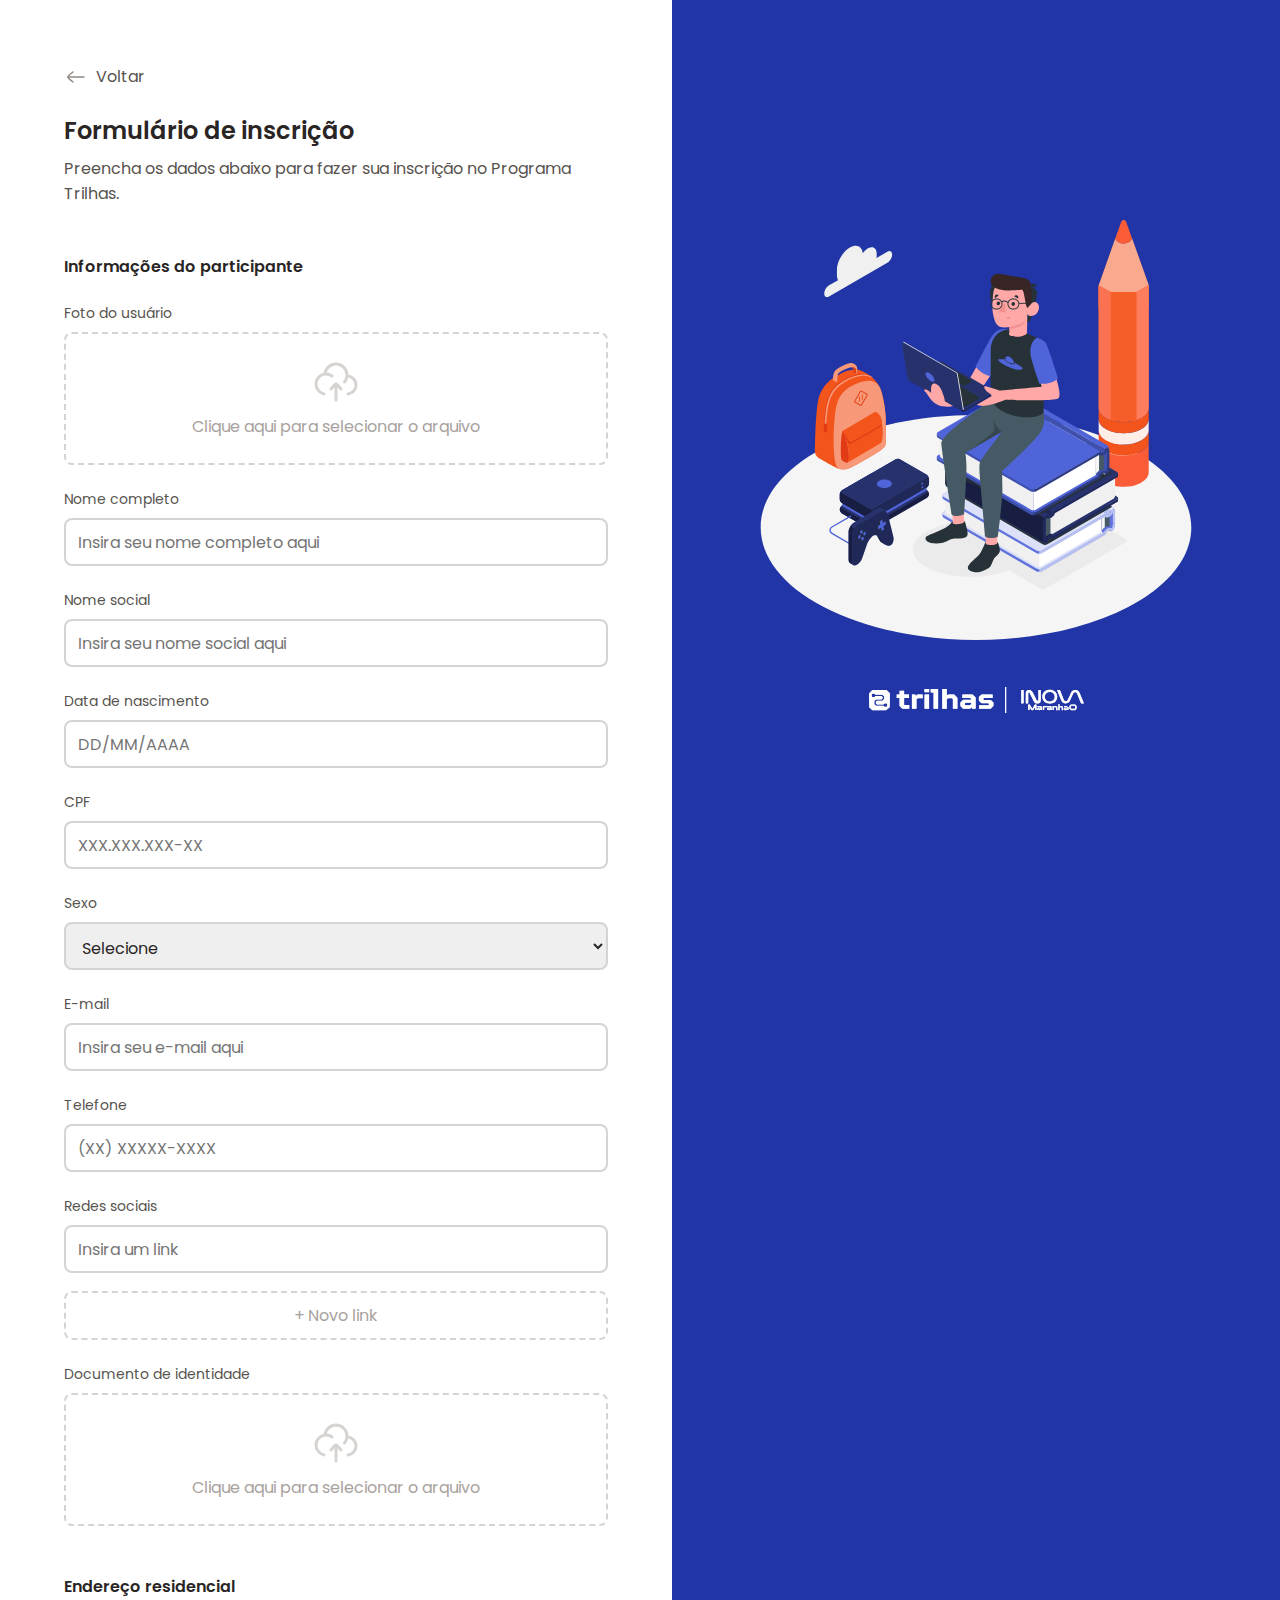
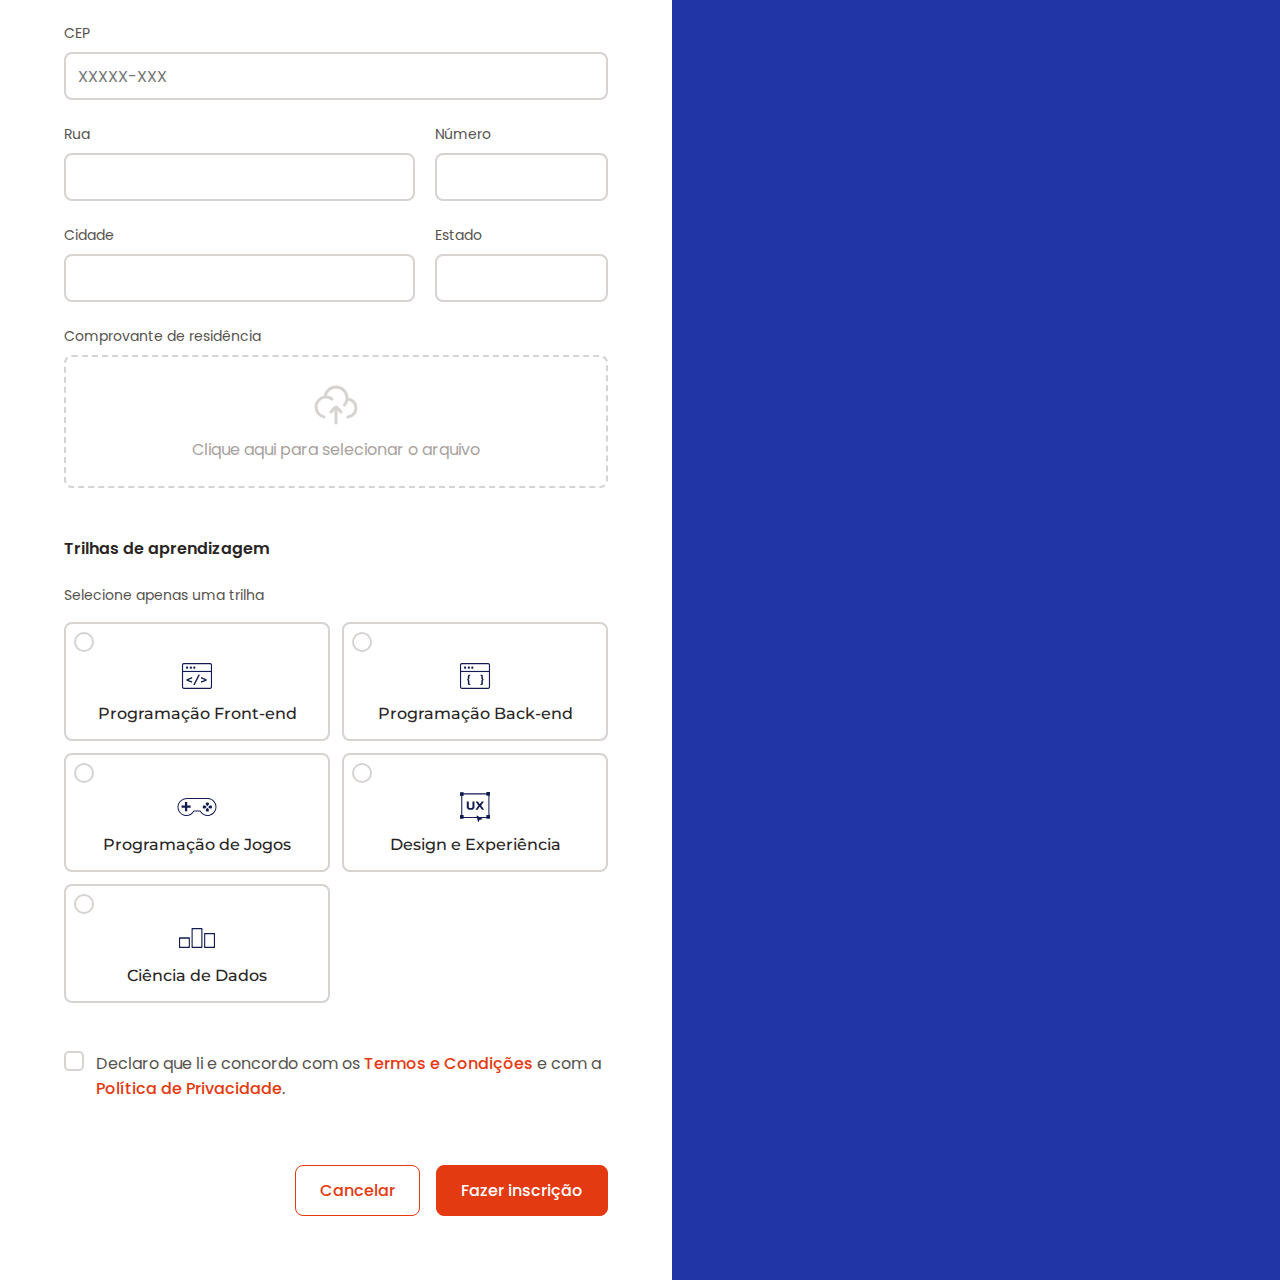
<file: forms.html>
<!DOCTYPE html>
<html lang="pt-br">
<head>
    <meta charset="UTF-8">
    <meta http-equiv="X-UA-Compatible" content="IE=edge">
    <meta name="viewport" content="width=device-width, initial-scale=1.0">
    <link rel="stylesheet" href="./styles/forms.css">
    <script src="./scripts/forms.js" defer></script>
    <title>Formulário</title>
</head>

<body>
    <section class="background">
        <img class="background__ilustracao" src="./assets/imgs/Ilustracao.svg" alt="Ilustracao">
        <img class="background__logo" src="./assets/imgs/LogoTrilhasInovaBranco.svg" alt="Logo Trilhas Inova">
    </section>

    <main>
        <section class="forms">

        <section class="forms__introducao">
            <a class="forms__introducao__voltar" id="link-voltar" href="index.html">
                <img id="seta-voltar" alt="Voltar" width="24px" height="auto">
                <span class="forms__introducao__label">Voltar</span>
            </a>
            <section class="forms__introducao__texto">
                <h1 class="forms__introducao__titulo">Formulário de inscrição</h1>
                <h2 class="forms__introducao__label">Preencha os dados abaixo para fazer sua inscrição no Programa Trilhas.</h2>
            </section>
        </section>


        <section class="forms__informacoes">
            <h1 class="forms__titulo">Informações do participante</h1>
            <form>
                <section class="forms__informacoes__foto">
                    <h2 class="forms__label">Foto do usuário</h2>
                    <input type="file" id="foto-perfil" name="FotoDePerfil" hidden>
                    <label class="forms__upload" for="foto-perfil">
                        <img class="forms__upload__icone" src="./assets/icons/Upload.svg" alt="Upload">
                        <span class="forms__upload__label">Clique aqui para selecionar o arquivo</span>
                    </label>
                </section>

                <section class="forms__informacoes__nome-completo">
                    <h2 class="forms__label">Nome completo</h2>
                    <input class="forms__input" id="nome-completo" name="NomeCompleto" placeholder="Insira seu nome completo aqui">
                </section>

                <section class="forms__informacoes__nome-social">
                    <h2 class="forms__label">Nome social</h2>
                    <input class="forms__input" id="nome-social" name="NomeSocial" placeholder="Insira seu nome social aqui">
                </section>

                <section class="forms__informacoes__data">
                    <h2 class="forms__label">Data de nascimento</h2>
                    <input class="forms__input" id="data-nascimento" inputmode="numeric" maxlength="10" oninput="formatarData(this)" name="DataDeNascimento" placeholder="DD/MM/AAAA">
                </section>

                <section class="forms__informacoes__cpf">
                    <h2 class="forms__label">CPF</h2>
                    <input class="forms__input" id="cpf" name="CPFDoUsuario" inputmode="numeric" maxlength="14" oninput="formatarCPF(this)" placeholder="XXX.XXX.XXX-XX">
                </section>

                <section class="forms__informacoes__sexo">
                    <h2 class="forms__label">Sexo</h2>
                    <select class="forms__input" id="sexo" name="SexoDoUsuario" style="color: #292524;">
                        <option value="" disabled selected>Selecione</option>
                        <option value="Masculino">Masculino</option>
                        <option value="Feminino">Feminino</option>
                        <option value="Não-binário">Não-binário</option>
                    </select>
                </section>

                <section class="forms__informacoes__email">
                    <h2 class="forms__label">E-mail</h2>
                    <input class="forms__input" id="email" name="EmailDoUsuario" placeholder="Insira seu e-mail aqui">
                </section>
                
                <section class="forms__informacoes__telefone">
                    <h2 class="forms__label">Telefone</h2>
                    <input class="forms__input" id="telefone" name="NumeroDeTelefone" inputmode="numeric" maxlength="15" oninput="formatarTel(this)" placeholder="(XX) XXXXX-XXXX">
                </section>
                
                <section class="forms__informacoes__redes">
                    <h2 class="forms__label">Redes sociais</h2>
                    <section class="forms__informacoes__redes__secao" id="redes-sociais">
                        <input class="forms__input" id="rede-1" name="rede-social" placeholder="Insira um link">
                        <button id="adicionar-rede" type="button" onclick=adicionarRedeSocial() hidden>Adicionar</button>
                        <label class="forms__informacoes__redes__secao__botao" for="adicionar-rede">
                            <span class="forms__upload__label">+ Novo link</span>
                        </label>
                    </section>
                </section>

                <section class="forms__informacoes__documento">
                    <h2 class="forms__label">Documento de identidade</h2>
                    <input type="file" id="documento-id" name="DocumentoDeIdentidade" hidden>
                    <label class="forms__upload" for="documento-id">
                        <img class="forms__upload__icone" src="./assets/icons/Upload.svg" alt="Upload">
                        <span class="forms__upload__label">Clique aqui para selecionar o arquivo</span>
                    </label>
                </section>
            </form>
        </section>


        <section class="forms__endereco">
            <h1 class="forms__titulo">Endereço residencial</h1>
            <form>
                <section>
                    <h2 class="forms__label">CEP</h2>
                    <input class="forms__input" id="cep" name="EnderecoCEP" inputmode="numeric" maxlength="9" oninput="formatarCEP(this)" placeholder="XXXXX-XXX">
                </section>

                <section class="forms__endereco__secao">
                    <section class="forms__endereco__secao__esquerda">
                        <h2 class="forms__label">Rua</h2>
                        <input class="forms__input" id="rua" name="EnderecoRua">
                    </section>
                    <section class="forms__endereco__secao__direita">
                        <h2 class="forms__label">Número</h2>
                        <input class="forms__input" id="numero-casa" name="NumeroCasa">
                    </section>
                </section>

                <section class="forms__endereco__secao">
                    <section class="forms__endereco__secao__esquerda">
                        <h2 class="forms__label">Cidade</h2>
                        <input class="forms__input" id="cidade" name="Cidade">
                    </section>
                    <section class="forms__endereco__secao__direita">
                        <h2 class="forms__label">Estado</h2>
                        <input class="forms__input" id="estado" name="Estado">
                    </section>
                </section>

                <section>
                    <h2 class="forms__label">Comprovante de residência</h2>
                    <input type="file" id="comprovante" name="ComprovanteResidencia" hidden>
                    <label class="forms__upload" for="comprovante">
                        <img class="forms__upload__icone" src="./assets/icons/Upload.svg" alt="Upload">
                        <span class="forms__upload__label">Clique aqui para selecionar o arquivo</span>
                    </label>
                </section>
            </form>
        </section>


        <section class="forms__trilhas">
            <h1 class="forms__titulo">Trilhas de aprendizagem</h1>
            <form class="forms__trilhas__grupo">
                <h2 class="forms__label" >Selecione apenas uma trilha</h2>
                <section class="forms__trilhas__secao">
                    <section class="forms__trilhas__secao__grupo">
                        <section class="forms__trilhas__secao__grupo__bloco">
                            <input type="radio" id="front-end" name="TrilhaSelecionada">
                            <label class="forms__trilhas__secao__grupo__conteudo" for="front-end">
                                <img src="./assets/icons/Frontend.svg" alt="Front-end">
                                <span>Programação Front-end</span>
                            </label>
                        </section>
                        <section class="forms__trilhas__secao__grupo__bloco">
                            <input type="radio" id="back-end" name="TrilhaSelecionada">
                            <label class="forms__trilhas__secao__grupo__conteudo" for="back-end">
                                <img src="./assets/icons/Backend.svg" alt="Back-end">
                                <span>Programação Back-end</span>
                            </label>
                        </section>
                    </section>

                    <section class="forms__trilhas__secao__grupo">
                        <section class="forms__trilhas__secao__grupo__bloco">
                            <input type="radio" id="programacao-jogos" name="TrilhaSelecionada">
                            <label class="forms__trilhas__secao__grupo__conteudo" for="programacao-jogos">
                                <img class="trilhas__imagem"src="./assets/icons/Jogos.svg" alt="Jogos">
                                <span>Programação de Jogos</span>
                            </label>
                        </section>
                        <section class="forms__trilhas__secao__grupo__bloco">
                            <input type="radio" id="ux-design" name="TrilhaSelecionada">
                            <label class="forms__trilhas__secao__grupo__conteudo" for="ux-design">
                                <img class="trilhas__imagem"src="./assets/icons/UX.svg" alt="UX Design">
                                <span>Design e Experiência</span>
                            </label>
                        </section>
                    </section>
                    
                    <section class="forms__trilhas__secao__grupo">
                        <div class="forms__trilhas__secao__grupo__bloco-unico">
                            <section class="forms__trilhas__secao__grupo__bloco">
                                <input type="radio" id="ciencia-dados" name="TrilhaSelecionada">
                                <label class="forms__trilhas__secao__grupo__conteudo" for="ciencia-dados">
                                    <img class="trilhas__imagem"src="./assets/icons/Dados.svg" alt="Dados">
                                    <span>Ciência de Dados</span>
                                </label>
                            </section>
                        </div>
                    </section>
                </section>
            </form>
        </section>


        <section class="forms__termos">
            <input type="checkbox" id="termos" name="TermosCondicoes">
            <label for="termos">
                <span class="forms__termos__texto">Declaro que li e concordo com os <a href="">Termos e Condições</a> e com a <a href="">Política de Privacidade</a>.</span>
            </label>
        </section>


        <section class="forms__botoes">
            <button class="forms__botoes__cancelar" type="button">Cancelar</button>
            <button class="forms__botoes__inscricao" type="button">Fazer inscrição</button>
        </section>

        </section>
    </main>
</body>
</html>
</file>
<file: styles/forms.css>
@import url('https://fonts.googleapis.com/css2?family=Montserrat:ital,wght@0,100..900;1,100..900&family=Poppins:ital,wght@0,100;0,200;0,300;0,400;0,500;0,600;0,700;0,800;0,900;1,100;1,200;1,300;1,400;1,500;1,600;1,700;1,800;1,900&display=swap');

:root {
    --cor-azul: #2135A6;

    --cor-branca: #FFFFFF;

    --cor-cinza-claro: #D6D3D1;
    --cor-cinza-quase-claro: #A8A29E;
    --cor-cinza: #57534E;
    --cor-cinza-escuro: #292524;

    --cor-laranja: #E43A12;
    --cor-laranja-claro: #F3541C;

    --cor-rosa: #FEE7D6;

    --fonte-poppins: "Poppins", sans-serif;
    --fonte-monserrat:"Montserrat", sans-serif;
}

* {
    margin: 0;
    padding: 0;
    box-sizing: border-box;
    text-decoration: none;
}

body {
    background-color: var(--cor-azul);
}

.background {
    width: 100vw;
    height: 100vh;
    padding-left: 52.5vw; /* padding usado para que a ilustração fique à direita da tela */
    position: fixed; /* ilustração fica fixa na tela mesmo que role para baixo */

    display: flex;
    flex-direction: column;
    align-items: center;
    justify-content: center;

    pointer-events: none; /* remove qualquer interação com a ilustração */
}

.background__arte {
    width: 500px;
    height: auto;
}

.background__logo {
    width: 215px;
    height: auto;
}

main {
    height: calc(100% + 5%);
    width: 52.5vw; /* define a largura do quadrado branco que separa a tela ao "meio" */
    background-color: var(--cor-branca);
}

label a {
    cursor: pointer; /* todos os labels e hyperlinks ficam com a "mãozinha" do mouse */
}

input:focus {
    border-color: var(--cor-cinza-escuro);
    outline: none;
}

button {
    border: none;
}

/* --------------------------- TEXTO INTRODUTÓRIO --------------------------- */
    .forms {
        display: flex;
        flex-direction: column;
        padding: 64px;
        gap: 48px;
    }


    .forms__introducao {
        display: flex;
        flex-direction: column;
        gap: 24px;
    }

    .forms__introducao__voltar {
        display: flex;
        align-items: center;
        gap: 8px;
    }

    .forms__introducao__voltar span{
        transition: color 0.1s ease-in-out;
        color: var(--cor-cinza);
    }
    .forms__introducao__voltar:hover span{
        transition: color 0.1s ease-in-out;
        color: var(--cor-laranja-claro);
    }
    #seta-voltar {
        transition: opacity 0.2s ease-in-out;
    }

    .forms__introducao__texto {
        display: flex;
        flex-direction: column;
        gap: 8px;
    }

    .forms__introducao__titulo {
        font-family: var(--fonte-poppins);
        font-size: 24px;
        font-weight: 600;
        color: var(--cor-cinza-escuro);
    }
    .forms__introducao__label {
        font-family: var(--fonte-poppins);
        font-size: 16px;
        font-weight: 400;
        color: var(--cor-cinza);
    }
/**/


/* ------------------------------- FORMULÁRIO ------------------------------- */

/* Configurações gerais */
    .forms__titulo {
        font-family: var(--fonte-poppins);
        font-size: 16px;
        font-weight: 600;
        color: var(--cor-cinza-escuro);
    }

    .forms__label {
        font-family: var(--fonte-poppins);
        font-size: 14px;
        color: var(--cor-cinza);
        font-weight: 400;
        padding: 24px 0 8px 0px;
    }

    .forms__input {
        display: flex;
        flex-direction: row;
        align-items: center;
        width: 100%;;
        height: 48px;
        border: 2px solid var(--cor-cinza-claro);
        color: var(--cor-cinza-escuro);
        border-radius: 8px;
        font-family: var(--fonte-poppins);
        font-size: 16px;
        font-weight: 400;
        padding: 12px;
    }

    .forms__upload {
        border: 2px dashed var(--cor-cinza-claro);
        border-radius: 8px;
        padding: 24px 24px;
        display: flex;
        flex-direction: column;
        justify-content: center;
        align-items: center;
        cursor: pointer;
        gap: 8px;
        transition: 0.3s ease-in-out;
    }
    .forms__upload:hover {
        border-color: #F67841;
    }
    .forms__upload__icone {
        width: 48px;
        height: auto;
    }
    .forms__upload__label {
        font-family: var(--fonte-poppins);
        font-size: 16px;
        color: var(--cor-cinza-quase-claro);
        font-weight: 400;
    }
/**/


/* Informações pessoais do usuário */
    .forms__informacoes__foto {
        display: flex;
        flex-direction: column;
    }

    .forms__informacoes__redes__secao {
        display: flex;
        flex-direction: column;
    }
    .forms__informacoes__redes__secao__botao {
        margin-top: 18px;
        display: flex;
        justify-content: center;
        border: 2px dashed var(--cor-cinza-claro);
        border-radius: 8px;
        padding: 10px;
        cursor: pointer;
    }


    .forms__endereco__secao {
        display: flex;
        gap: 20px;
    }
    .forms__endereco__secao__esquerda {
        width: 67%;
    }
    .forms__endereco__secao__direita {
        width: 33%;
    }
/**/


/* Seleção de uma trilha */
    .forms__trilhas__grupo {
        display: flex;
        flex-direction: column;
        gap: 8px;
    }

    .forms__trilhas__secao {
        display: flex;
        flex-direction: column;
        gap: 12px;
    }

    .forms__trilhas__secao__grupo {
        display: flex;
        gap: 12px;
        width: 100%;
    }

    .forms__trilhas__secao__grupo__bloco-unico{
        display: flex;
        width: 100%;
        padding-right: 12px;
    }

    .forms__trilhas__secao__grupo__bloco {
        border: 2px solid var(--cor-cinza-claro);
        border-radius: 8px;
        width: 50%;
        cursor: pointer;
        transition: border-color 0.7s ease-in-out;
    }
    .forms__trilhas__secao__grupo__bloco:has(input:checked) {
        transition: border-color 0.3s ease-in-out;
        border-color: var(--cor-laranja);
    }

    .forms__trilhas__secao__grupo__bloco input{
        -webkit-appearance: none; /* Remove a aparência padrão no Chrome/Safari */
        -moz-appearance: none;    /* Remove a aparência padrão no Firefox */
        appearance: none;
        position: absolute;

        margin: 8px 0 0 8px;
        width: 20px;
        height: 20px;
        border: 2px solid var(--cor-cinza-claro);
        border-radius: 100%;
        flex-shrink: 0;
        transition: background-color 0.3s ease-in-out;
    }
    .forms__trilhas__secao__grupo__bloco input:checked {
        background-color: var(--cor-laranja);
        border-color: var(--cor-laranja);
        transition: background-color 0.3s ease-in-out;

        background-image: url(../assets/icons/Verificar.svg);
        background-repeat: no-repeat;
        background-position: center;
    }

    .forms__trilhas__secao__grupo__conteudo {
        display: flex;
        flex-direction: column;
        align-items: center;
        justify-content: center;
        padding: 32px 16px 16px 16px;
        gap: 8px;
        cursor: pointer;
    }

    .forms__trilhas__secao__grupo__conteudo img {
        width: 40px;
        height: auto;
    }

    .forms__trilhas__secao__grupo__conteudo span{
        font-family: var(--fonte-monserrat);
        font-weight: 500;
        font-size: 16px;
        color: var(--cor-cinza-escuro);
    }
/**/

/* Termos e condições */
    .forms__termos {
        display: flex;
        gap: 12px;
    }

    .forms__termos label{
        cursor: pointer;
        display: flex;
    }

    .forms__termos label span a{
        font-weight: 500;
        color: var(--cor-laranja);
    }

    .forms__termos input {
        -webkit-appearance: none; /* Remove a aparência padrão no Chrome/Safari */
        -moz-appearance: none;    /* Remove a aparência padrão no Firefox */
        appearance: none;

        width: 20px;
        height: 20px;
        border: 2px solid var(--cor-cinza-claro);
        border-radius: 5px;
        cursor: pointer;
        flex-shrink: 0;
        transition: background-color 0.5s ease-in-out;
    }

    .forms__termos input:checked {
        background-color: var(--cor-laranja);
        border-color: var(--cor-laranja);
        transition: background-color 0.5s ease-in-out;

        background-image: url(../assets/icons/Verificar.svg);
        background-repeat: no-repeat;
        background-position: center;
    }

    .forms__termos__texto {
        font-family: var(--fonte-poppins);
        font-size: 16px;
        font-weight: 400;
        color:#57534E;
    }
/**/


/* Botão de cancelar e fazer inscrição */
    .forms__botoes {
        display: flex;
        justify-content: flex-end;
        padding-top: 16px;
        gap: 16px;
    }

    .forms__botoes__cancelar {
        padding: 12px 24px;
        border: 1px solid var(--cor-laranja);
        color: var(--cor-laranja);
        background-color: var(--cor-branca);
        border-radius: 8px;

        font-family: var(--fonte-poppins);
        font-weight: 500;
        font-size: 16px;

        transition: background-color 0.2s ease-in-out;
        cursor: pointer;
    }

    .forms__botoes__cancelar:hover {
        transition: background-color 0.2s ease-in-out;
        background-color: var(--cor-rosa);
    }

    .forms__botoes__inscricao {
        padding: 12px 24px;
        border: 1px solid var(--cor-laranja);
        color: var(--cor-branca);
        background-color: var(--cor-laranja);
        border-radius: 8px;

        font-family: var(--fonte-poppins);
        font-weight: 500;
        font-size: 16px;

        transition: background-color 0.2s ease-in-out;
        cursor: pointer;
    }

    .forms__botoes__inscricao:hover {
        transition: background-color 0.2s ease-in-out;
        background-color: var(--cor-laranja-claro);
        border-color: var(--cor-laranja-claro);
    }
/**/
</file>
